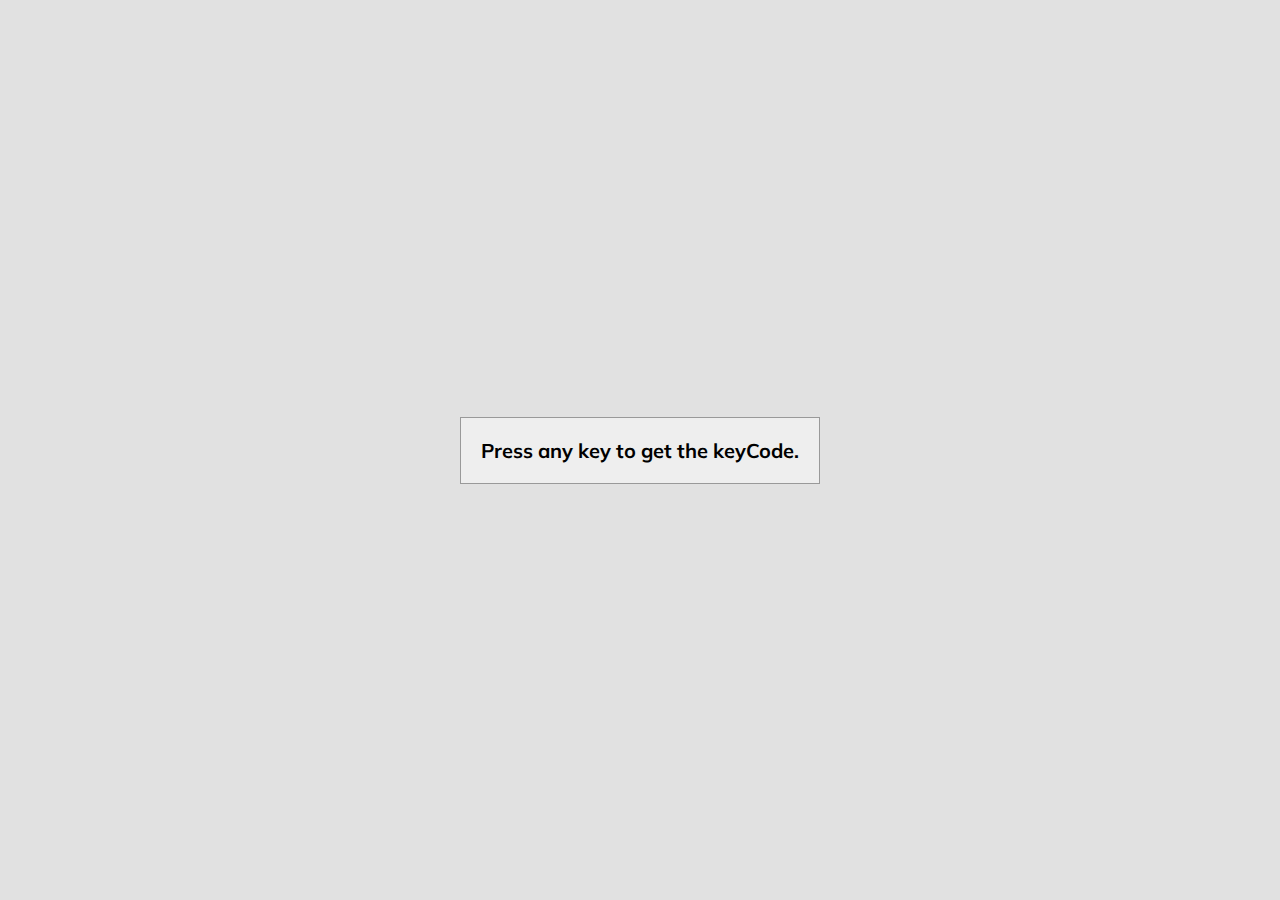
<file: 11 Event Keycodes/index.html>
<!DOCTYPE html>
<html lang="en">
  <head>
    <meta charset="UTF-8" />
    <meta name="viewport" content="width=device-width, initial-scale=1.0" />
    <link rel="stylesheet" href="style.css" />
    <title>Key Code</title>
  </head>
  <body>
    <div id="insert">
      <div class="key">Press any key to get the keyCode.</div>
    </div>
    <script src="script.js"></script>
  </body>
</html>
</file>
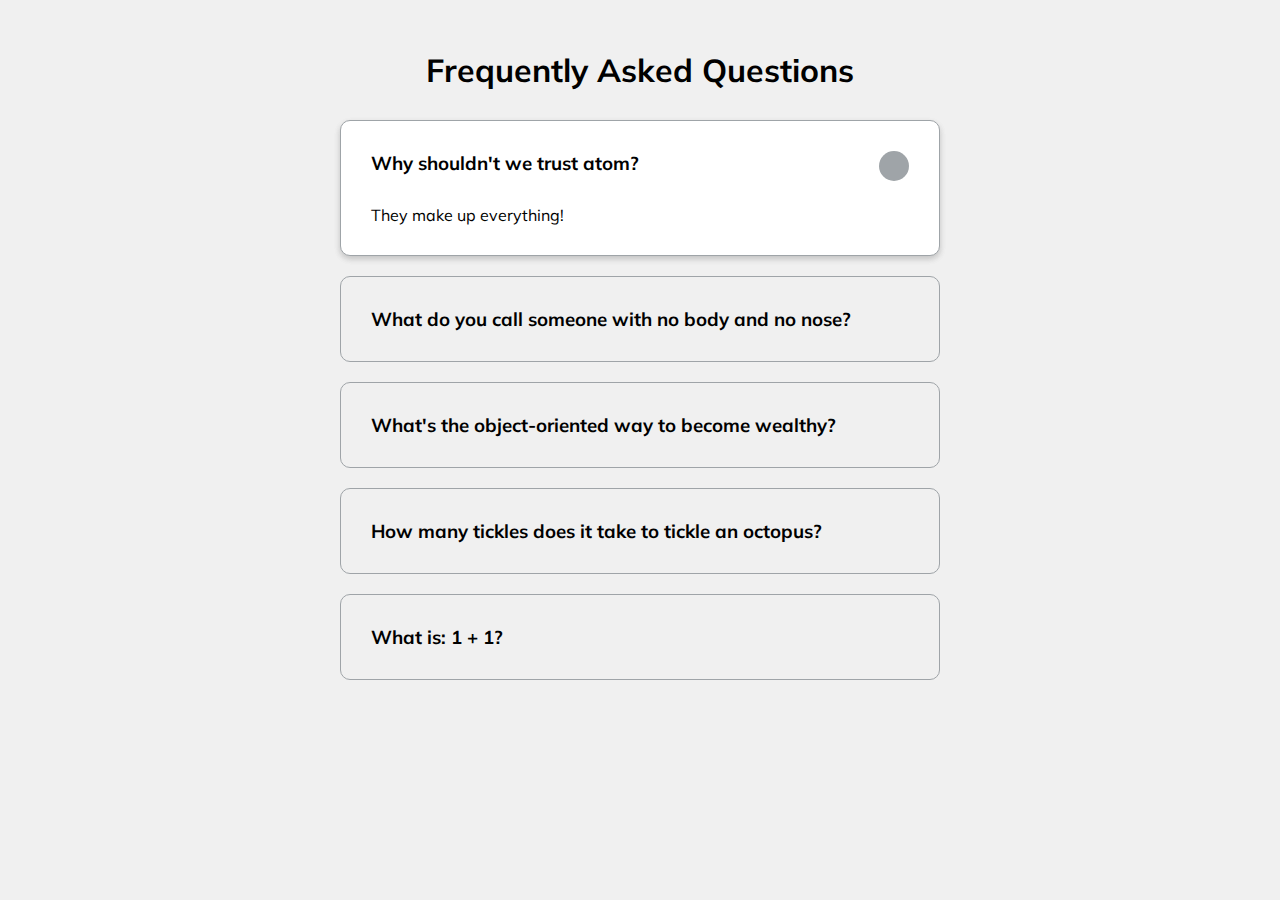
<file: 12 FAQ Boxes/index.html>
<!DOCTYPE html>
<html lang="en">
  <head>
    <meta charset="UTF-8" />
    <meta name="viewport" content="width=device-width, initial-scale=1.0" />
    <link
      rel="stylesheet"
      href="https://cdnjs.cloudflare.com/ajax/libs/font-awesome/5.14.0/css/all.min.css"
      integrity="sha512-1PKOgIY59xJ8Co8+NE6FZ+LOAZKjy+KY8iq0G4B3CyeY6wYHN3yt9PW0XpSriVlkMXe40PTKnXrLnZ9+fkDaog=="
      crossorigin="anonymous"
    />
    <link rel="stylesheet" href="style.css" />
    <title>FAQ Boxes</title>
  </head>
  <body>
    <h1>Frequently Asked Questions</h1>

    <div class="faq-container">
      <div class="faq active">
        <h3 class="faq-title">Why shouldn't we trust atom?</h3>

        <p class="faq-text">They make up everything!</p>

        <button class="faq-toggle">
          <i class="fas fa-chevron-down"></i>
          <i class="fas fa-times"></i>
        </button>
      </div>

      <div class="faq">
        <h3 class="faq-title">
          What do you call someone with no body and no nose?
        </h3>
        <p class="faq-text">Nobody knows.</p>
        <button class="faq-toggle">
          <i class="fas fa-chevron-down"></i>
          <i class="fas fa-times"></i>
        </button>
      </div>

      <div class="faq">
        <h3 class="faq-title">
          What's the object-oriented way to become wealthy?
        </h3>
        <p class="faq-text">Inheritance.</p>
        <button class="faq-toggle">
          <i class="fas fa-chevron-down"></i>
          <i class="fas fa-times"></i>
        </button>
      </div>

      <div class="faq">
        <h3 class="faq-title">
          How many tickles does it take to tickle an octopus?
        </h3>
        <p class="faq-text">Ten-tickles!</p>
        <button class="faq-toggle">
          <i class="fas fa-chevron-down"></i>
          <i class="fas fa-times"></i>
        </button>
      </div>

      <div class="faq">
        <h3 class="faq-title">What is: 1 + 1?</h3>
        <p class="faq-text">Depends on who are you asking.</p>
        <button class="faq-toggle">
          <i class="fas fa-chevron-down"></i>
          <i class="fas fa-times"></i>
        </button>
      </div>
    </div>
    <script src="script.js"></script>
  </body>
</html>
</file>
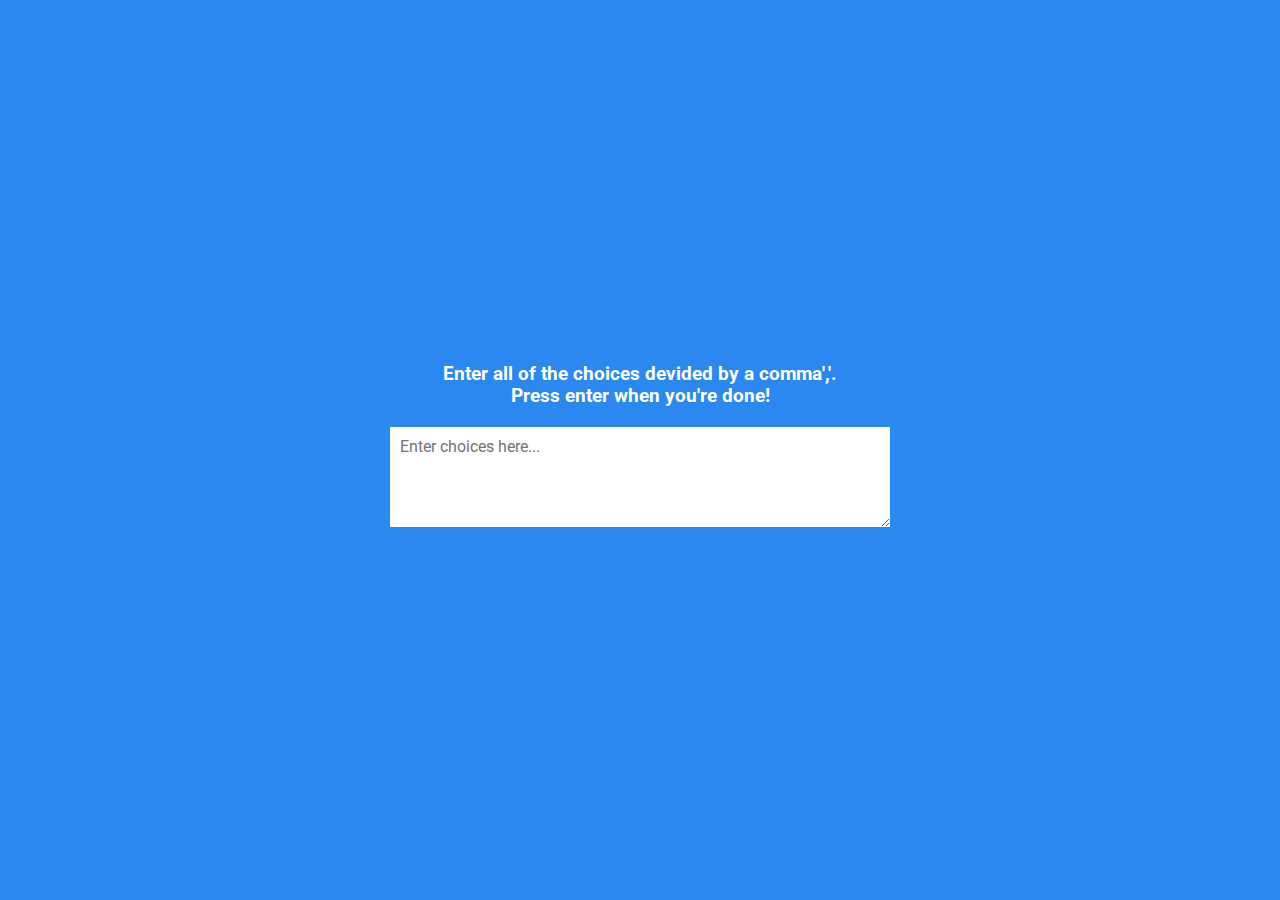
<file: 13 Random Choice Picker/index.html>
<!DOCTYPE html>
<html lang="en">
  <head>
    <meta charset="UTF-8" />
    <meta name="viewport" content="width=device-width, initial-scale=1.0" />
    <link rel="stylesheet" href="style.css" />
    <title>Choice Random Picker</title>
  </head>
  <body>
    <div class="container">
      <h3>
        Enter all of the choices devided by a comma','.<br />Press enter when
        you're done!
      </h3>

      <textarea placeholder="Enter choices here..." id="textarea"></textarea>

      <div id="tags"></div>
    </div>
    <script src="script.js"></script>
  </body>
</html>
</file>
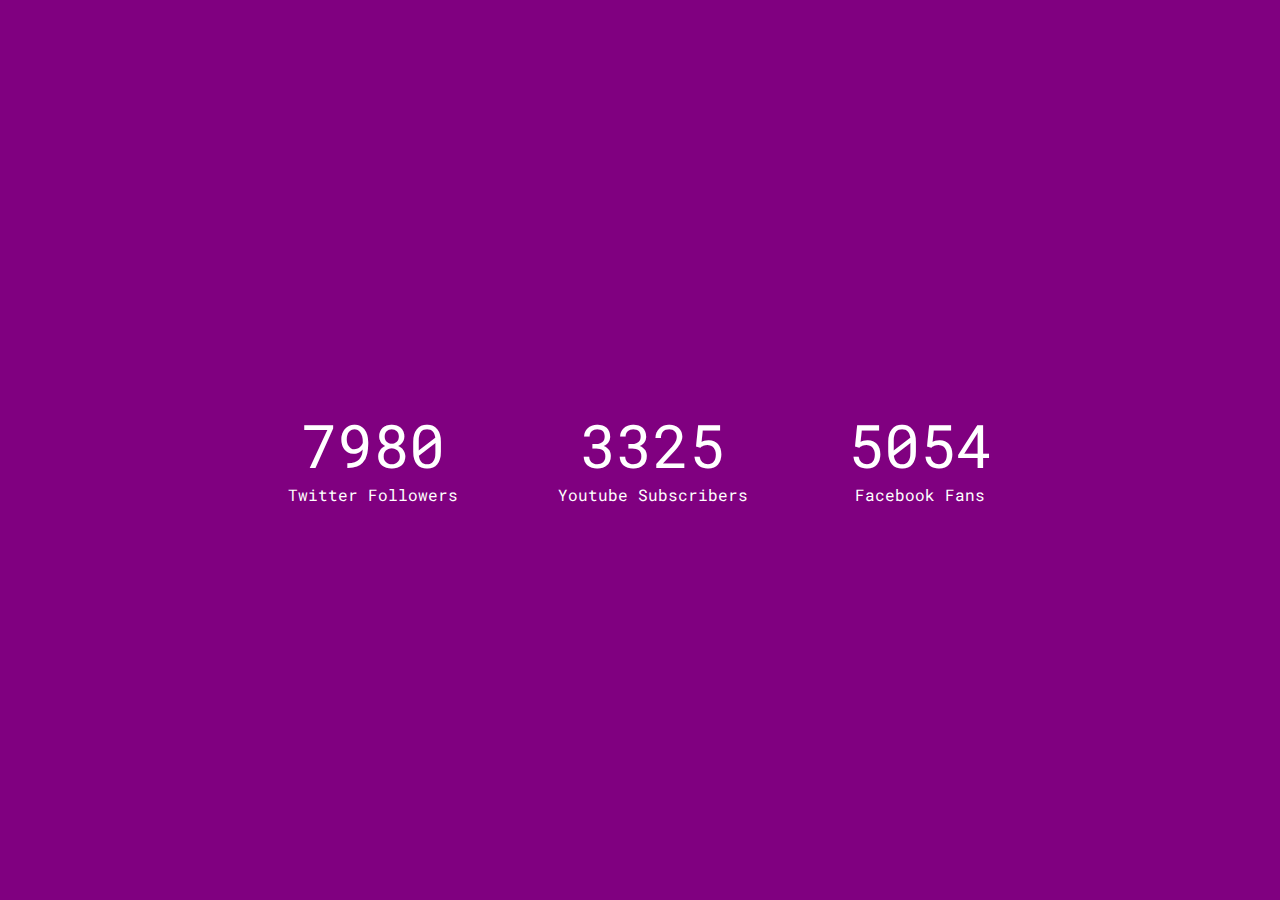
<file: 15 Incementing Counter/index.html>
<!DOCTYPE html>
<html lang="en">
  <head>
    <meta charset="UTF-8" />
    <meta name="viewport" content="width=device-width, initial-scale=1.0" />
    <link
      rel="stylesheet"
      href="https://cdnjs.cloudflare.com/ajax/libs/font-awesome/5.14.0/css/all.min.css"
      integrity="sha512-1PKOgIY59xJ8Co8+NE6FZ+LOAZKjy+KY8iq0G4B3CyeY6wYHN3yt9PW0XpSriVlkMXe40PTKnXrLnZ9+fkDaog=="
      crossorigin="anonymous"
      referrerpolicy="no-referrer"
    />
    <link rel="stylesheet" href="style.css" />
    <title>Incement Counter</title>
  </head>
  <body>
    <div class="counter-container">
      <i class="fab fa-twitter fa-3x"></i>
      <div class="counter" data-target="12000"></div>
      <span>Twitter Followers</span>
    </div>

    <div class="counter-container">
      <i class="fab fa-youtube fa-3x"></i>
      <div class="counter" data-target="5000"></div>
      <span>Youtube Subscribers</span>
    </div>

    <div class="counter-container">
      <i class="fab fa-facebook fa-3x"></i>
      <div class="counter" data-target="7500"></div>
      <span>Facebook Fans</span>
    </div>

    <script src="script.js"></script>
  </body>
</html>
</file>
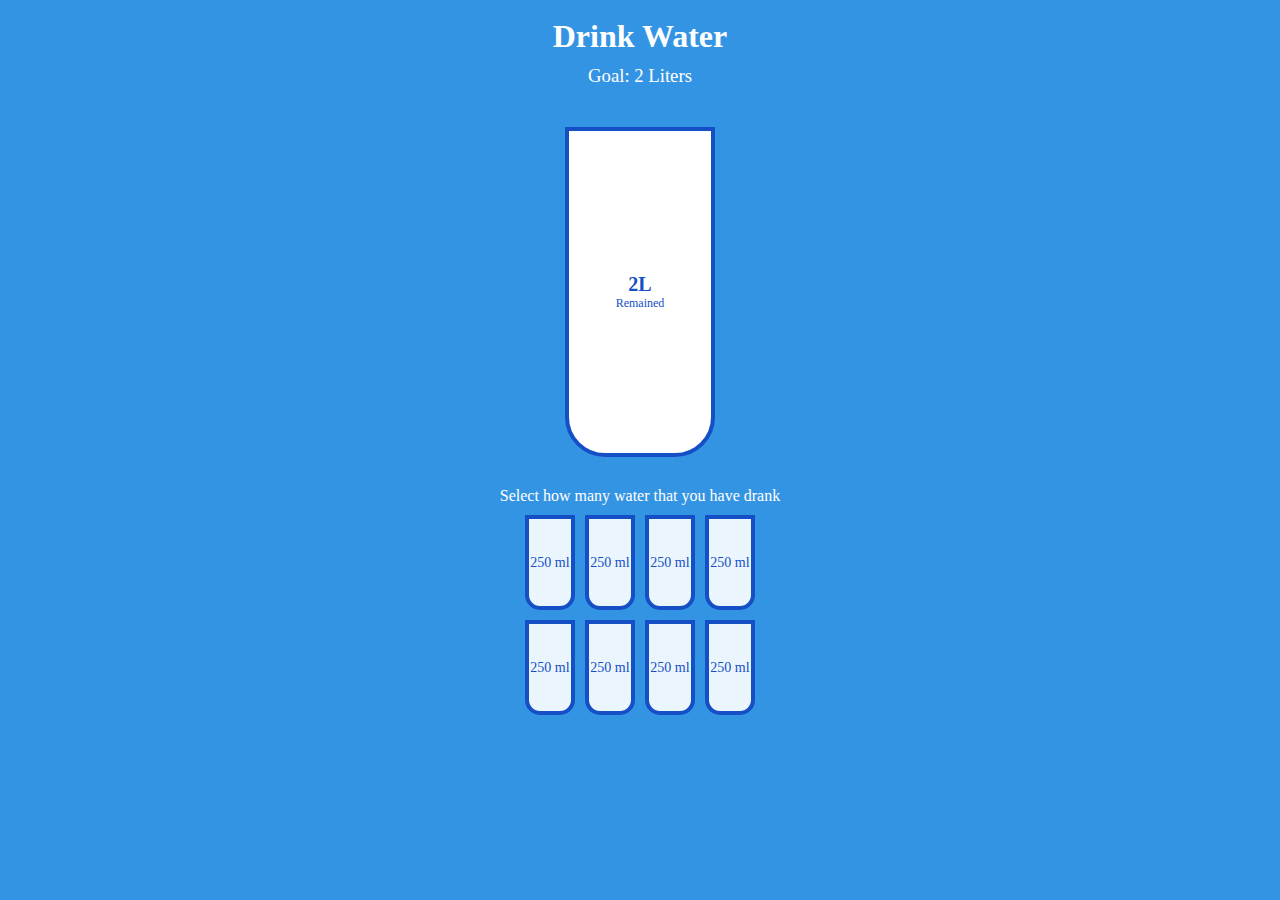
<file: 16 Fill Small Cups/index.html>
<!DOCTYPE html>
<html lang="en">
  <head>
    <meta charset="UTF-8" />
    <meta name="viewport" content="width=device-width, initial-scale=1.0" />
    <link rel="stylesheet" href="style.css" />
    <title>Drink Water</title>
  </head>
  <body>
    <h1>Drink Water</h1>
    <h3>Goal: 2 Liters</h3>
    <div class="cup">
      <div class="remained" id="remained">
        <span id="liters"></span>
        <small>Remained</small>
      </div>

      <div class="percentage" id="percentage"></div>
    </div>

    <p class="text">Select how many water that you have drank</p>

    <div class="cups">
      <div class="cup cup-small">250 ml</div>
      <div class="cup cup-small">250 ml</div>
      <div class="cup cup-small">250 ml</div>
      <div class="cup cup-small">250 ml</div>
      <div class="cup cup-small">250 ml</div>
      <div class="cup cup-small">250 ml</div>
      <div class="cup cup-small">250 ml</div>
      <div class="cup cup-small">250 ml</div>
    </div>
    <script src="script.js"></script>
  </body>
</html>
</file>
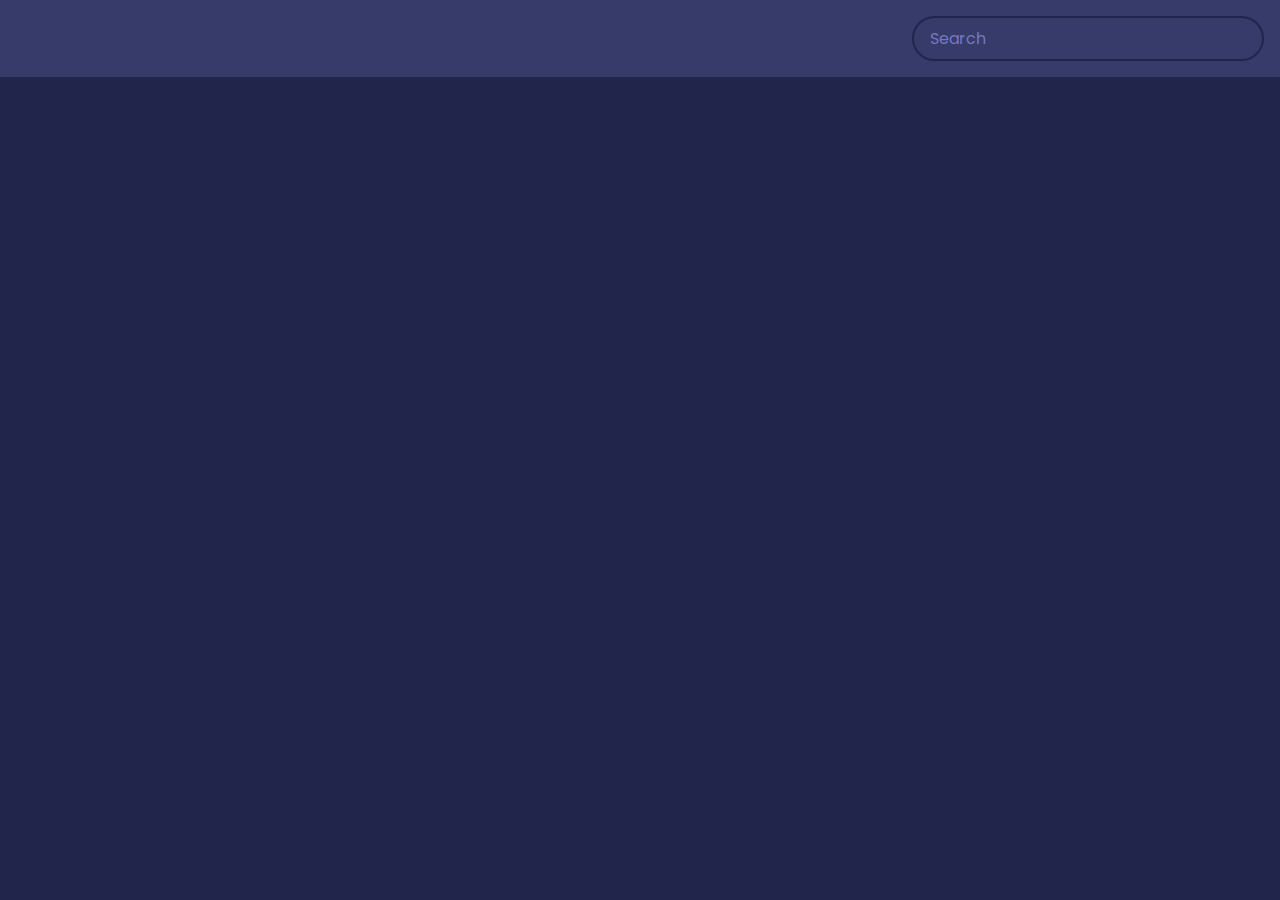
<file: 17 Movies App/index.html>
<!DOCTYPE html>
<html lang="en">
  <head>
    <meta charset="UTF-8" />
    <meta name="viewport" content="width=device-width, initial-scale=1.0" />
    <link rel="stylesheet" href="style.css" />
    <title>Movies App</title>
  </head>
  <body>
    <header>
      <form id="form">
        <input type="text" id="search" class="search" placeholder="Search" />
      </form>
    </header>

    <main id="main">
      <!-- < class="movie">
        <img
          src="https://images.pexels.com/photos/9807576/pexels-photo-9807576.jpeg?auto=compress&cs=tinysrgb&w=1260&h=750&dpr=1"
          alt="image"
        />
        <div class="movie-info">
          <h3>Movie Title</h3>
          <span class="green">9.8</span>
        </div>

        <div class="overview">
          <h3>Overview</h3>
          Lorem, ipsum dolor sit amet consectetur adipisicing elit. Totam
          laborum doloribus, deleniti pariatur ipsam doloremque enim tempora
          natus error, laboriosam, excepturi eos. Impedit modi tenetur, facilis
          consectetur obcaecati tempora ipsam!
        </div> -->
    </main>
    <script src="script.js"></script>
  </body>
</html>
</file>
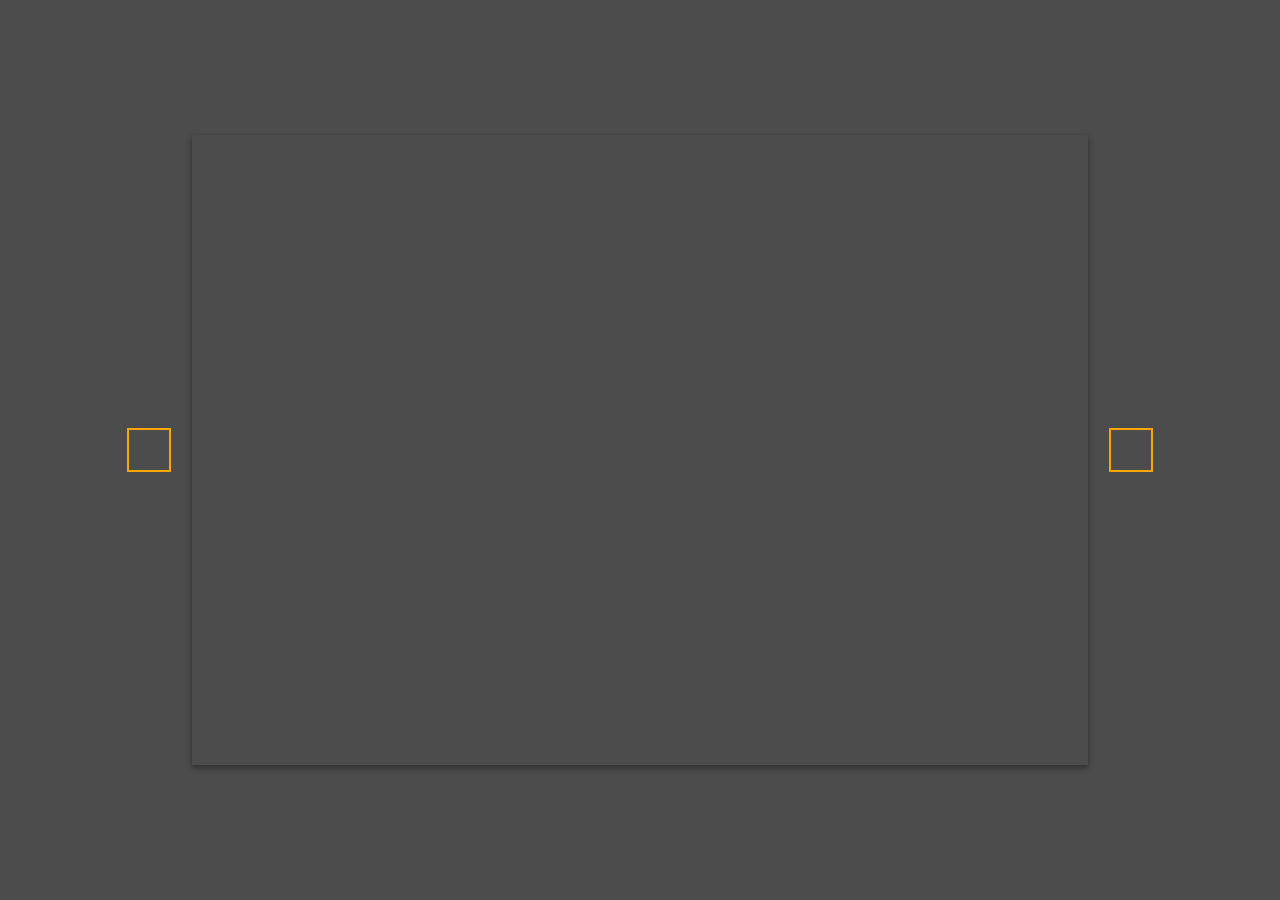
<file: 18 Changing Slides/index.html>
<!DOCTYPE html>
<html lang="en">
  <head>
    <meta charset="UTF-8" />
    <meta name="viewport" content="width=device-width, initial-scale=1.0" />
    <link
      rel="stylesheet"
      href="https://cdnjs.cloudflare.com/ajax/libs/font-awesome/5.14.0/css/all.min.css"
      integrity="sha512-1PKOgIY59xJ8Co8+NE6FZ+LOAZKjy+KY8iq0G4B3CyeY6wYHN3yt9PW0XpSriVlkMXe40PTKnXrLnZ9+fkDaog=="
      crossorigin="anonymous"
      referrerpolicy="no-referrer"
    />
    <link rel="stylesheet" href="style.css" />
    <title>Background Sliders</title>
  </head>
  <body>
    <div class="slider-container">
      <div
        class="slide active"
        style="
          background-image: url('https://images.pexels.com/photos/11678849/pexels-photo-11678849.jpeg?auto=compress&cs=tinysrgb&w=1260&h=750&dpr=1');
        "
      ></div>

      <div
        class="slide"
        style="
          background-image: url('https://images.pexels.com/photos/12918473/pexels-photo-12918473.jpeg?auto=compress&cs=tinysrgb&w=1260&h=750&dpr=1');
        "
      ></div>

      <div
        class="slide"
        style="
          background-image: url('https://images.pexels.com/photos/3831240/pexels-photo-3831240.jpeg?auto=compress&cs=tinysrgb&w=1260&h=750&dpr=1');
        "
      ></div>

      <div
        class="slide"
        style="
          background-image: url('https://images.pexels.com/photos/552778/pexels-photo-552778.jpeg?auto=compress&cs=tinysrgb&w=1260&h=750&dpr=1');
        "
      ></div>

      <div
        class="slide"
        style="
          background-image: url('https://images.pexels.com/photos/547119/pexels-photo-547119.jpeg?auto=compress&cs=tinysrgb&w=1260&h=750&dpr=1');
        "
      ></div>

      <button class="arrow left-arrow" id="left">
        <i class="fas fa-arrow-left"></i>
      </button>

      <button class="arrow right-arrow" id="right">
        <i class="fas fa-arrow-right"></i>
      </button>
    </div>
    <script src="script.js"></script>
  </body>
</html>
</file>
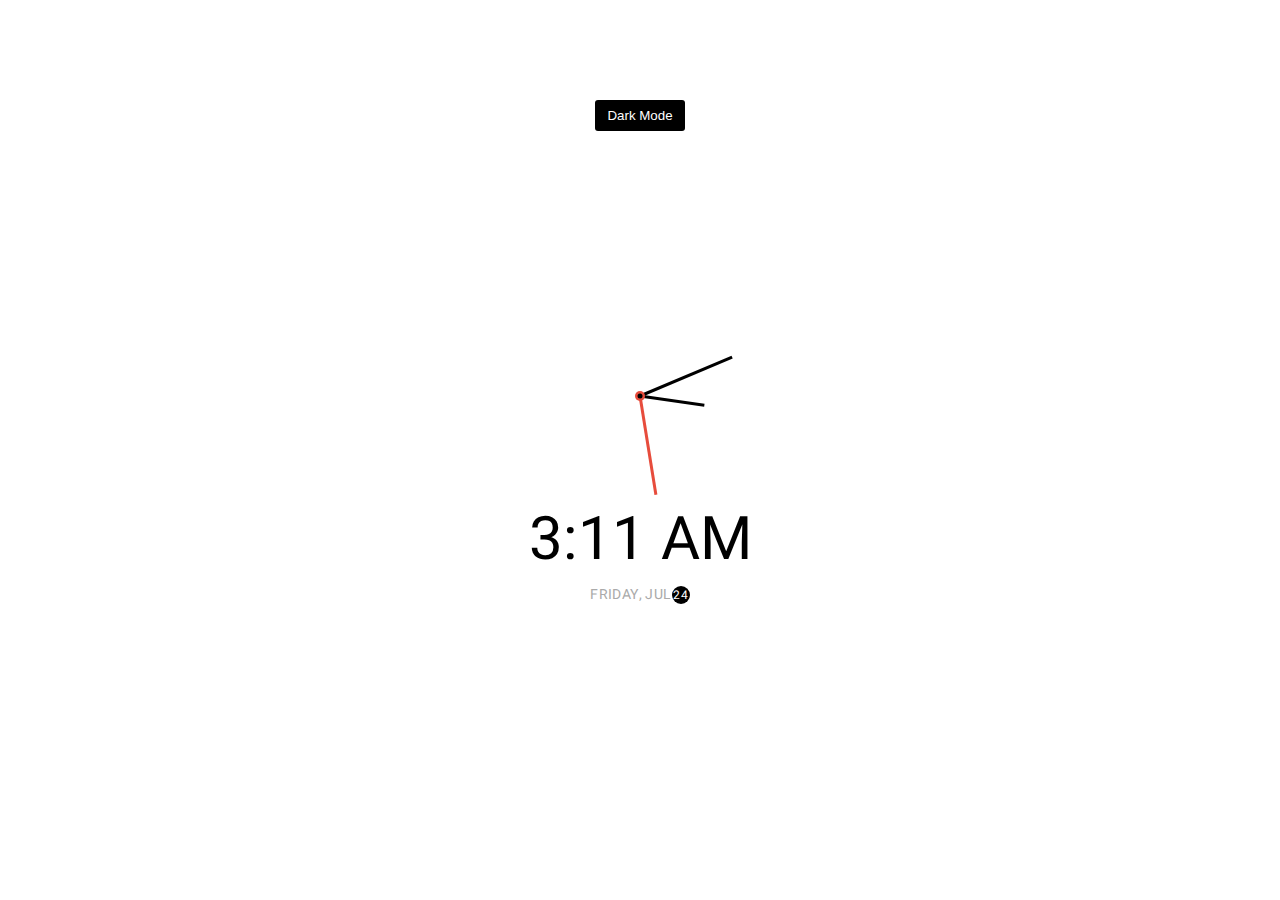
<file: 19 Theme Clock/index.html>
<!DOCTYPE html>
<html lang="en">
  <head>
    <meta charset="UTF-8" />
    <meta name="viewport" content="width=device-width, initial-scale=1.0" />
    <link rel="stylesheet" href="style.css" />
    <title>Mode & Clock Function</title>
  </head>
  <body>
    <button class="toggle">Dark Mode</button>
    <div class="clock-container">
      <div class="clock">
        <div class="needle hour"></div>
        <div class="needle minute"></div>
        <div class="needle second"></div>
        <div class="center-point"></div>
      </div>

      <div class="time">12:00</div>
      <div class="date"></div>
    </div>
    <script src="script.js"></script>
  </body>
</html>
</file>
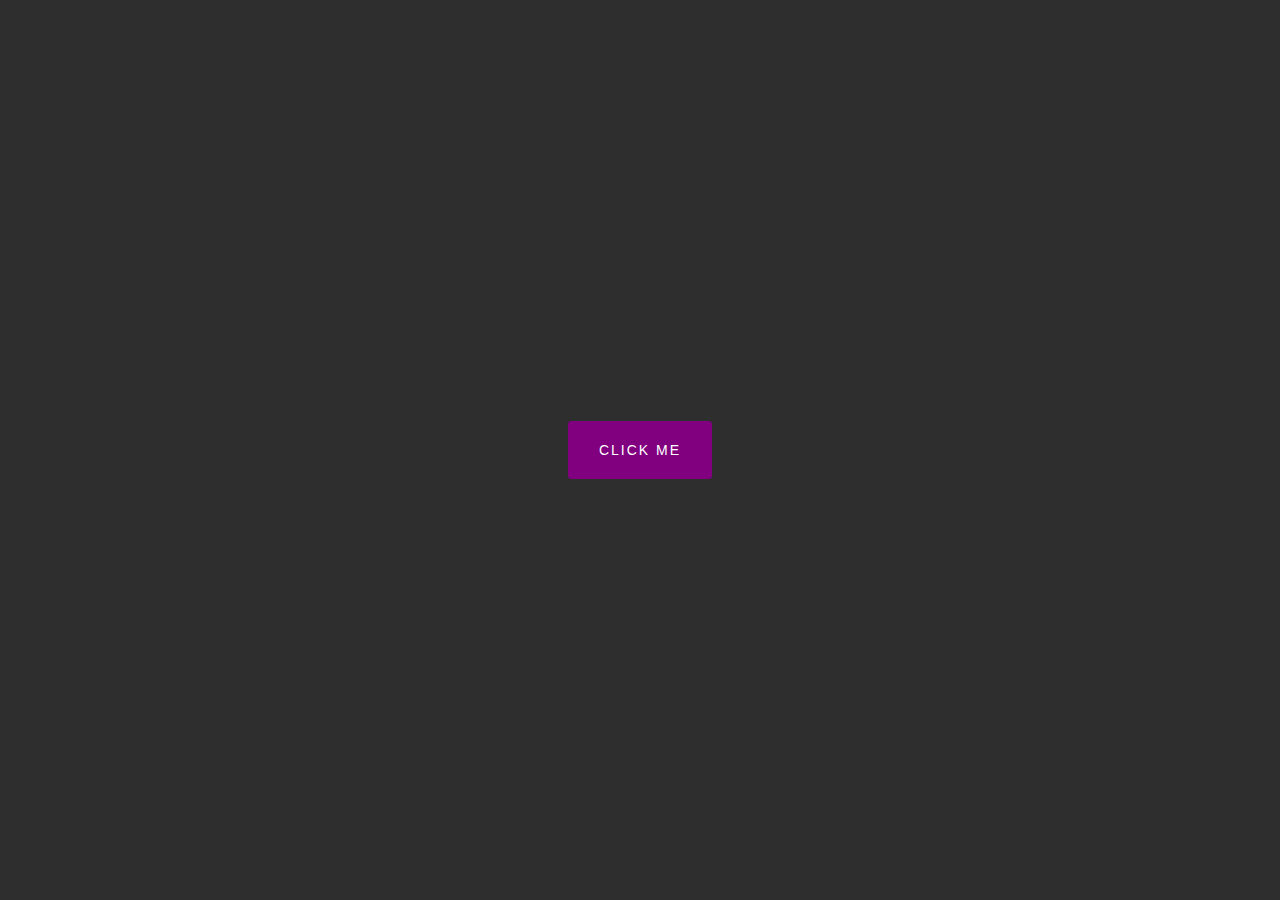
<file: 20 Button Ripple Effects/index.html>
<!DOCTYPE html>
<html lang="en">
  <head>
    <meta charset="UTF-8" />
    <meta name="viewport" content="width=device-width, initial-scale=1.0" />
    <link rel="stylesheet" href="style.css" />
    <title>Button Ripple Effect</title>
  </head>
  <body>
    <button class="ripple">Click Me</button>
    <script src="script.js"></script>
  </body>
</html>
</file>
<file: 11 Event Keycodes/style.css>
@import url('https://fonts.googleapis.com/css?family=Muli&display=swap');

* {
    box-sizing: border-box;
}

body {
    font-family: 'Muli', sans-serif;
    background-color: #e1e1e1;
    display: flex;
    flex-direction: column;
    align-items: center;
    justify-content: center;
    text-align: center;
    height: 100vh;
    overflow: hidden;
    margin: 0;
}

.key {
    border: 1px solid #999;
    background-color: #eee;
    display: inline-flex;
    flex-direction: column;
    align-items: center;
    font-size: 20px;
    font-weight: bold;
    padding: 20px;
    margin: 10px;
    min-width: 150px;
    position: relative;
}

.key small {
    color: #555;
    position: absolute;
    top: -25px;
    left: 0;
    text-align: center;
    width: 100%;
    font-size: 14px;
}
</file>
<file: 12 FAQ Boxes/style.css>
@import url('https://fonts.googleapis.com/css?family=Muli&display=swap');

* {
    box-sizing: border-box;
}

body {
    font-family: 'Muli', sans-serif;
    background-color: #f0f0f0;
}

h1 {
    text-align: center;
    margin: 50px 0 30px;
}

.faq-container {
    max-width: 600px;
    margin: 0 auto;
}

.faq {
    background-color: transparent;
    border: 1px solid #9fa4a8;
    margin: 20px 0;
    border-radius: 10px;
    padding: 30px;
    overflow: hidden;
    position: relative;
    transition: 0.3s ease;
}

.faq.active {
    background-color: #fff;
    box-shadow: 0 3px 6px rgba(0, 0, 0, 0.1), 0 3px 6px rgba(0, 0, 0, 0.1);
}

.faq.active::before, .faq.active::after {
    content: '\f075';
    font-family: 'Font Awesome 5 Free';
    color: #2ecc71;
    font-size: 7rem;
    position: absolute;
    opacity: 0.3;
    top: 20px;
    left: 20px;
    z-index: 0;
}

.faq.active::before {
    color: #3498db;
    top: -20px;
    left: -20px;
    transform: rotateY(180deg);
}

.faq-title {
    margin: 0 35px 0 0;
}

.faq-text {
    display: none;
    margin: 30px 0 0;
}

.faq.active .faq-text {
    display: block;
}

.faq-toggle {
    background-color: transparent;
    cursor: pointer;
    border-radius: 50%;
    display: flex;
    align-items: center;
    justify-content: center;
    font-size: 16px;
    border: 0;
    padding: 0;
    position: absolute;
    top: 30px;
    right: 30px;
    height: 30px;
    width: 30px;
}

.faq-toggle:focus {
    outline: 0;
}

.faq-toggle .fa-times {
    display: none;
}

.faq.active .faq-toggle .fa-times {
    color: #fff;
    display: block;
}

.faq.active .faq-toggle .fa-chevron-down {
    display: none;
}

.faq.active .faq-toggle {
    background-color: #9fa4a8;
}
</file>
<file: 13 Random Choice Picker/style.css>
@import url('https://fonts.googleapis.com/css2?family=Open+Sans&family=Poppins&family=Roboto&display=swap');

* {
    box-sizing: border-box;
}

body {
    background-color: #2b88f0;
    font-family:'Roboto', sans-serif ;
    display: flex;
    flex-direction: column;
    align-items: center;
    justify-content: center;
    height: 100vh;
    overflow: hidden;
    margin: 0;
}

.container {
    width: 500px;
}

h3 {
    color: #fff;
    margin: 10px 0 20px;
    text-align: center;
}

#textarea {
    border: none;
    width: 100%;
    display: block;
    height: 100px;
    padding: 10px;
    margin: 0 0 20px;
    font-family: inherit;
    font-size: 16px;
}

#textarea:focus {
    outline: none;
}

.tag {
    background-color: #f0932b;
    color: #fff;
    padding: 10px 20px;
    margin: 0 5px 10px 0;
    border-radius: 50px;
    display: inline-block;
}

.tag.highlight {
    background-color: #273c75;
}
</file>
<file: 15 Incementing Counter/style.css>
@import url('https://fonts.googleapis.com/css?family=Roboto+Mono&display=swap');

* {
    box-sizing: border-box;
}

body {
    font-family: 'Roboto mono', sans-serif;
    background-color: purple;
    color: #fff;
    display: flex;
    align-items: center;
    justify-content: center;
    height: 100vh;
    overflow: hidden;
    margin: 0;
}

.counter-container {
    display: flex;
    flex-direction: column;
    justify-content: center;
    align-items: center;
    margin: 30px 50px;
}

.counter {
    font-size: 60px;
    margin-top: 10px;
}

@media(max-width: 580px) {
    body {
        flex-direction: column;
    }
}
</file>
<file: 16 Fill Small Cups/style.css>
@import url('https://fonts.googleapis.com/css?family=Montserrat:400,600&display=swap');

:root {
    --border-color: #144fc6;
    --fill-color: #6ab3f8;
}

* {
    box-sizing: border-box;
}

body {
    background-color: #3494e4;
    color: #fff;
    display: flex;
    flex-direction: column;
    align-items: center;
    justify-content: center;
    margin-bottom: 40px;
}

h1 {
    margin: 10px 0 0;
}

h3 {
    font-weight: 400;
    margin: 10px 0;
}

.cup {
    background-color: #fff;
    border: 4px solid var(--border-color);
    color: var(--border-color);
    border-radius: 0 0 40px 40px;
    height: 330px;
    width: 150px;
    margin: 30px 0;
    display: flex;
    flex-direction: column;
    overflow: hidden;
}

.cup.cup-small {
    height: 95px;
    width: 50px;
    background-color: rgba(255, 255, 255, 0.9);
    cursor: pointer;
    border-radius: 0 0 15px 15px;
    align-items: center;
    justify-content: center;
    text-align: center;
    font-size: 14px;
    margin: 5px;
    transition: 0.3s ease;
}

.cup.cup-small.full {
    background-color: var(--fill-color);
    color: #fff;
}

.cups {
    display: flex;
    flex-wrap: wrap;
    align-items: center;
    justify-content: center;
    width: 280px;
}

.remained {
    display: flex;
    flex-direction: column;
    align-items: center;
    justify-content: center;
    text-align: center;
    flex: 1;
    transition: 0.3s ease;
}

.remained span {
    font-size: 20px;
    font-weight: bold;
}

.remained small {
    font-size: 12px;
}

.percentage {
    background-color: var(--fill-color);
    font-size: 30px;
    font-weight: bold;
    display: flex;
    align-items: center;
    justify-content: center;
    height: 0;
    transition: 0.3s ease;
}

.text {
    align-items: center;
    margin: 0 0 5px;
}
</file>
<file: 17 Movies App/style.css>
@import url('https://fonts.googleapis.com/css2?family=Poppins&display=swap');

:root {
    --primary-color: #22254b;
    --secondary-color: #373b69;
}

* {
    box-sizing: border-box;
}

body {
    background-color: var(--primary-color);
    font-family: 'Poppins', sans-serif;
    margin: 0;
}

header {
    padding: 1rem;
    display: flex;
    justify-content: flex-end;
    background-color: var(--secondary-color);
}

.search {
    background-color: transparent;
    border: 2px solid var(--primary-color);
    border-radius: 50px;
    color: #fff;
    font-family: inherit;
    font-size: 1rem;
    padding: 0.5rem 1rem;
}

.search:focus {
    outline: none;
    background-color: var(--primary-color);
}

.search::placeholder {
    color: #7378c5;
}

main {
    display: flex;
    flex-wrap: wrap;
}

.movie {
    width: 300px;
    margin: 1rem;
    background-color: var(--secondary-color);
    box-shadow: 0 4px 5px rgba(0, 0, 0, 0.2);
    border-radius: 3px;
    position: relative;
    overflow: hidden;
}

.movie img {
    width: 100%;
}

.movie-info {
    color: #eee;
    display: flex;
    align-items: center;
    justify-content: space-between;
    padding: 0.5px 1rem 1rem;
    letter-spacing: 0.5px;
}

.movie-info h3 {
    margin-top: 0;
}

.movie-info span {
    background-color: var(--primary-color);
    padding: 0.25rem 0.5rem;
    border-radius: 3px;
    font-weight: bold;
}

.movie-info span.green {
    color: lightgreen;
}

.movie-info span.orange {
    color: orange;
}

.movie-info span.red {
    color: red;
}

.overview {
    background-color: aliceblue;
    position: absolute;
    padding: 2rem;
    left: 0;
    right: 0;
    bottom: 0;
    max-height: 100%;
    transform: translateY(101%);
    transition: transform 0.3s ease-in;
}

.movie:hover .overview {
    transform: translateY(0);
}
</file>
<file: 18 Changing Slides/style.css>
@import url('https://fonts.googleapis.com/css2?family=Roboto:wght@400;700&display=swap');

* {
  box-sizing: border-box;
}

body {
  font-family: 'Roboto', sans-serif;
  display: flex;
  flex-direction: column;
  align-items: center;
  justify-content: center;
  height: 100vh;
  overflow: hidden;
  margin: 0;
  background-position: center center;
  background-size: cover;
  transition: 0.4s;
}

body::before {
  content: '';
  position: absolute;
  top: 0;
  left: 0;
  width: 100%;
  height: 100vh;
  background-color: rgba(0, 0, 0, 0.7);
  z-index: -1;
}

.slider-container {
  box-shadow: 0 3px 6px rgba(0, 0, 0, 0.16), 0 3px 6px rgba(0, 0, 0, 0.23);
  height: 70vh;
  width: 70vw;
  position: relative;
  overflow: hidden;
}

.slide {
  opacity: 0;
  height: 100vh;
  width: 100vw;
  background-position: center center;
  background-size: cover;
  position: absolute;
  top: -15vh;
  left: -15vw;
  transition: 0.4s ease;
  z-index: 1;
}

.slide.active {
  opacity: 1;
}

.arrow {
  position: fixed;
  background-color: transparent;
  color: #fff;
  padding: 20px;
  font-size: 30px;
  border: 2px solid orange;
  top: 50%;
  transform: translateY(-50%);
  cursor: pointer;
}

.arrow:focus {
  outline: 0;
}

.left-arrow {
  left: calc(15vw - 65px);
}

.right-arrow {
  right: calc(15vw - 65px);
}
</file>
<file: 19 Theme Clock/style.css>
@import url('https://fonts.googleapis.com/css?family=Heebo:300&display=swap');

:root {
    --primary-color: #000;
    --secondary-color: #fff;
}

* {
    box-sizing: border-box;
}

html {
    transition: all 0.3s ease-in;
}

html.dark {
    --primary-color: #fff;
    --secondary-color: #333;
}

html.dark {
    background-color: #111;
    color: var(--primary-color);
}

body {
    font-family: 'Heebo', sans-serif;
    display: flex;
    align-items: center;
    justify-content: center;
    height: 100vh;
    overflow: hidden;
    margin: 0;
}

.toggle {
    cursor: pointer;
    background-color: var(--primary-color);
    color: var(--secondary-color);
    border: 0;
    border-radius: 3px;
    padding: 8px 12px;
    position: absolute;
    top: 100px;
}

.toggle:focus {
    outline: none;
}

.clock-container {
    display: flex;
    flex-direction: column;
    align-items: center;
    justify-content: space-between;
}

.clock {
    position: relative;
    height: 200px;
    width: 200px;
}

.needle {
    position: absolute;
    background-color: var(--primary-color);
    top: 50%;
    left: 50%;
    height: 65px;
    width: 3px;
    transform-origin: bottom center;
    transition: all 0.4s ease-in;
}

.needle.hour {
    transform: translate(-50%, -100%) rotate(0deg);
}

.needle.minute {
    transform: translate(-50%, -100%) rotate(0deg);
    height: 100px;
}

.needle.second {
    transform: translate(-50%, -100%) rotate(0deg);
    height: 100px;
    background-color: #e74c3c;
}

.center-point {
    background-color: #e74c3c;
    position: absolute;
    height: 10px;
    width: 10px;
    left: 50%;
    top: 50%;
    transform: translate(-50%, -50%);
    border-radius: 50%;
}

.center-point::after {
    content: '';
    background-color: var(--primary-color);
    position: absolute;
    height: 5px;
    width: 5px;
    left: 50%;
    top: 50%;
    transform: translate(-50%, -50%);
    border-radius: 50%;
}

.time {
    font-size: 60px;
}

.date {
    color: #aaa;
    font-size: 14px;
    letter-spacing: 0.4px;
    text-transform: uppercase;
}

.date .circle {
    background-color: var(--primary-color);
    color: var(--secondary-color);
    display: inline-flex;
    height: 18px;
    width: 18px;
    border-radius: 50%;
    align-items: center;
    justify-content: center;
    font-size: 12px;
    line-height: 18px;
    transition: all 0.4s ease-in;
}
</file>
<file: 20 Button Ripple Effects/style.css>
@import url('https://fonts.googleapis.com/css2?family=Poppins&display=swap');

* {
    box-sizing: border-box;
}

body{
    font-family: 'Poppins', sans-serif;
    background-color: #000000d1;
    display: flex;
    flex-direction: column;
    align-items: center;
    justify-content: center;
    overflow: hidden;
    height: 100vh;
    margin: 0;
}

button {
    background-color: purple;
    color: #fff;
    font-size: 14px;
    border: 1px solid purple;
    padding: 20px 30px;
    border-radius: 3px;
    margin: 10px 0;
    text-transform: uppercase;
    letter-spacing: 2px;
    position: relative;
    overflow: hidden;
}

button:focus {
    outline: none;
}

button .circle {
    position: absolute;
    background-color: #fff;
    height: 100px;
    width: 100px;
    border-radius: 50%;
    transform: translate(-50%, -50%) scale(0);
    animation: scale 0.5s ease-in-out;
}

@keyframes scale {
    to {
        transform: translate(-50%, -50%) scale(2);
        opacity: 0;
    }
}
</file>
